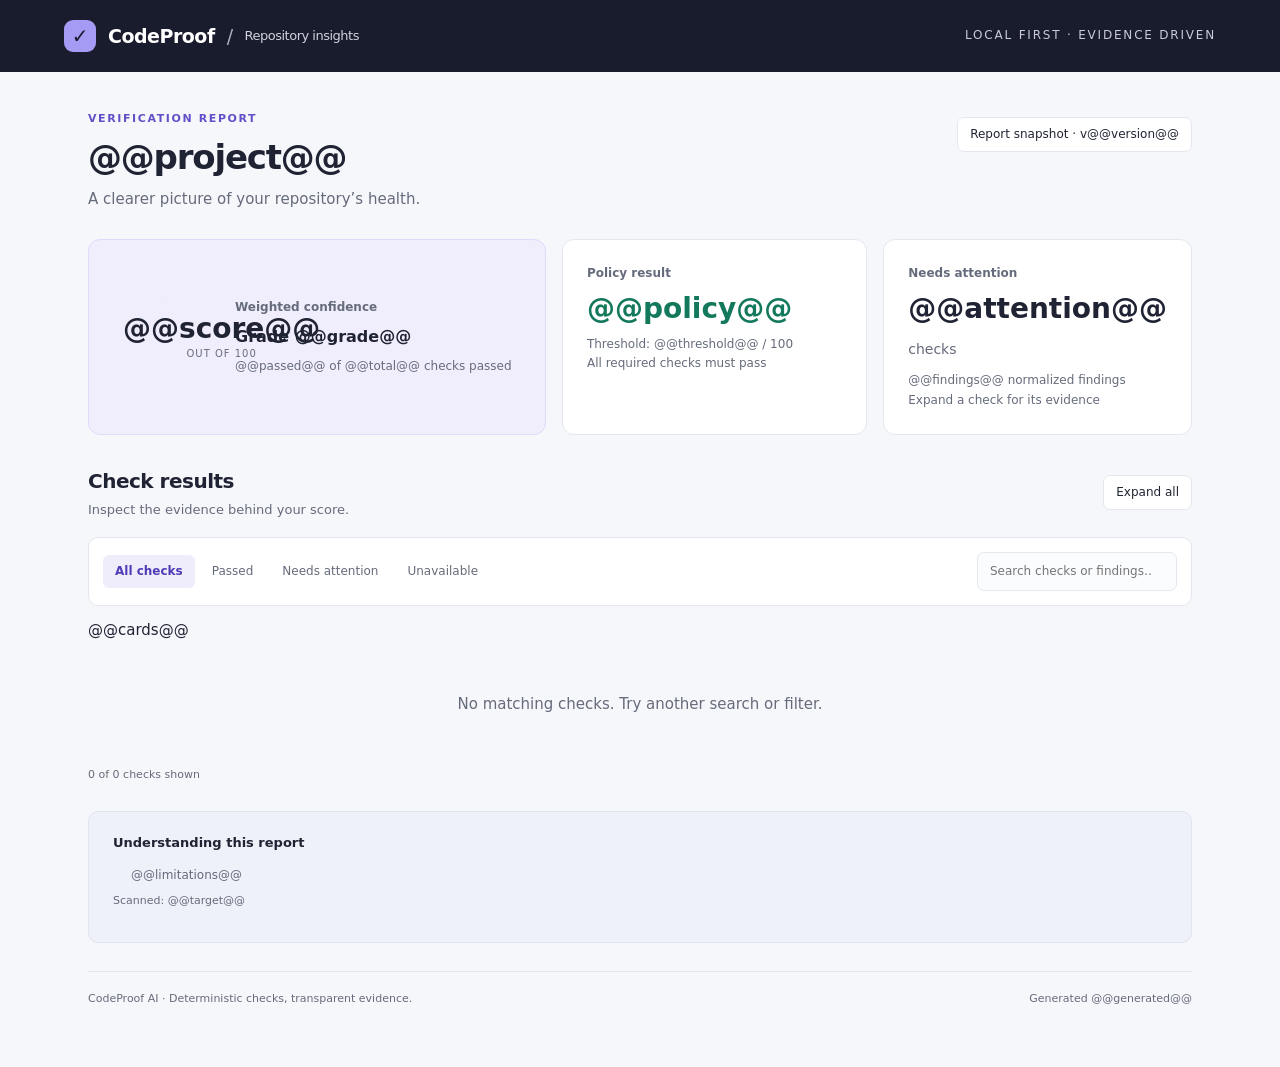
<file: src/codeproof/report_template.html>
<!doctype html>
<html lang="en">
<head>
<meta charset="utf-8"><meta name="viewport" content="width=device-width,initial-scale=1">
<title>@@project@@ · CodeProof report</title>
<style>
:root{--ink:#202333;--muted:#666b7c;--line:#e5e7ef;--bg:#f6f7fb;--purple:#6250c9;--green:#13785c;--red:#b43745}*{box-sizing:border-box}body{margin:0;background:var(--bg);color:var(--ink);font:15px/1.6 system-ui,-apple-system,BlinkMacSystemFont,"Segoe UI",sans-serif}header{background:#191c2d;color:#fff;padding:20px 5vw;display:flex;align-items:center;justify-content:space-between}.brand{display:flex;align-items:center;gap:12px;font-size:19px;font-weight:750;letter-spacing:-.5px}.logo{display:grid;place-items:center;width:32px;height:32px;border-radius:9px;background:#a59af4;color:#191c2d;font-size:20px}.header-label{font-size:12px;color:#c8cbd9;letter-spacing:1.8px;text-transform:uppercase}main{max-width:1160px;padding:38px 28px 60px;margin:auto}.eyebrow{text-transform:uppercase;letter-spacing:1.6px;font-size:11px;font-weight:750;color:var(--purple)}h1{font-size:34px;line-height:1.2;letter-spacing:-1.2px;margin:9px 0}h2{font-size:20px;letter-spacing:-.5px;margin:0}h3{margin:0;font-size:16px}.muted,.subtitle{color:var(--muted)}.subtitle{margin:10px 0 0}.intro{display:flex;justify-content:space-between;align-items:flex-start;gap:20px;margin-bottom:28px}.report-tag{font-size:12px;white-space:nowrap;background:#fff;border:1px solid var(--line);padding:7px 12px;border-radius:7px;margin-top:7px}.metrics{display:grid;grid-template-columns:1.5fr 1fr 1fr;gap:16px;margin-bottom:30px}.metric{background:white;border:1px solid var(--line);border-radius:12px;padding:24px}.score-card{display:flex;align-items:center;gap:22px;background:#f0eefc;border-color:#dfd9fa}.score-ring{width:100px;height:100px;flex-shrink:0;border-radius:50%;background:conic-gradient(var(--purple) calc(@@score@@ * 1%),#ded9f2 0);display:grid;place-items:center}.score-inner{width:80px;height:80px;display:grid;align-content:center;text-align:center;border-radius:50%;background:#f0eefc}.score-number{font-size:28px;font-weight:750;line-height:1.2}.score-inner small{font-size:10px;letter-spacing:1px;color:var(--muted)}.metric-label{font-size:12px;font-weight:600;color:var(--muted);margin-bottom:7px}.metric-value{font-size:28px;font-weight:720;line-height:1.3}.metric p{font-size:12px;color:var(--muted);margin:8px 0 0}.policy-value{color:var(--green)}.policy-value.failed{color:var(--red)}.section-head{display:flex;justify-content:space-between;align-items:center;margin-bottom:16px}.section-head p{margin:3px 0 0;color:var(--muted);font-size:13px}button,input,select{font:inherit}button{cursor:pointer}.outline{border:1px solid var(--line);border-radius:7px;padding:7px 12px;background:white;color:var(--ink);font-size:12px}.toolbar{display:flex;flex-wrap:wrap;gap:12px;align-items:center;padding:14px;background:#fff;border:1px solid var(--line);border-radius:10px;margin-bottom:12px}.filters{display:flex;gap:5px;flex-wrap:wrap}.filter{padding:7px 12px;border:0;background:transparent;color:var(--muted);border-radius:6px;font-size:12px}.filter[aria-pressed="true"]{color:#4f3bb5;background:#efecfb;font-weight:700}.search{margin-left:auto;min-width:200px;padding:9px 12px;border:1px solid var(--line);border-radius:7px;font-size:12px;color:var(--ink);background:#fbfcfe}.check{background:#fff;border:1px solid var(--line);border-radius:9px;margin-bottom:9px;overflow:hidden}.check[hidden]{display:none}summary{display:flex;gap:15px;align-items:center;list-style:none;cursor:pointer;padding:19px 20px}summary::-webkit-details-marker{display:none}.status-dot{height:8px;width:8px;border-radius:50%;background:#9195a4;flex-shrink:0}.status-dot.passed{background:#28a17d}.status-dot.failed,.status-dot.error{background:#d15b69}.check-title{font-size:14px;font-weight:700;flex:1;min-width:0}.check-title small{display:block;font-weight:400;color:var(--muted);font-size:12px;margin-top:3px;overflow-wrap:anywhere}.required{font-size:10px;letter-spacing:.3px;color:var(--muted);min-width:54px}.duration{color:var(--muted);font-size:12px;min-width:48px}.badge{font-size:10px;font-weight:650;padding:4px 10px;border-radius:5px;background:#f0f1f5;color:#696d7c;min-width:80px;text-align:center;text-transform:capitalize}.badge.passed{background:#e5f5ed;color:var(--green)}.badge.failed,.badge.error{background:#fcebed;color:var(--red)}.chevron{color:#81869b}details[open] .chevron{transform:rotate(180deg)}.check-body{padding:0 24px 20px 43px;border-top:1px solid var(--line);font-size:12px}h4{font-size:12px;margin:18px 0 8px}pre{white-space:pre-wrap;overflow-wrap:anywhere;max-height:380px;overflow:auto;background:#f6f7fb;border:1px solid var(--line);padding:14px;border-radius:7px;font-size:11px;line-height:1.7}code{font-size:11px;overflow-wrap:anywhere}.findings{list-style:none;padding:0}.findings li{border-left:3px solid #d6cdf7;padding:8px 14px;margin:10px 0;background:#fbfaff}.finding-meta{display:flex;flex-wrap:wrap;gap:14px;color:var(--purple)}.findings p{margin:5px 0;white-space:pre-wrap;overflow-wrap:anywhere}.note{background:#eef1f8;border:1px solid #e0e4ef;border-radius:10px;padding:21px 24px;margin-top:28px}.note h3{font-size:13px}.note ul{padding-left:18px;color:var(--muted);font-size:12px;margin-bottom:0}.foot{display:flex;justify-content:space-between;gap:20px;border-top:1px solid var(--line);margin-top:28px;padding-top:18px;font-size:11px;color:var(--muted)}.target{overflow-wrap:anywhere;margin-top:7px;font-size:11px}.empty{text-align:center;padding:35px;color:var(--muted)}.results-count{font-size:11px;color:var(--muted);margin:12px 0}button:focus-visible,summary:focus-visible,input:focus-visible{outline:3px solid #a291f0;outline-offset:3px}@media(max-width:750px){main{padding:24px 16px}.metrics{grid-template-columns:1fr 1fr}.score-card{grid-column:1/-1}.intro{display:block}.report-tag{display:inline-block}h1{font-size:28px}.toolbar{display:block}.search{width:100%;margin-top:12px}.required,.duration{display:none}summary{padding:16px 12px;gap:10px}.badge{min-width:72px}.check-body{padding-left:20px}.foot{display:block}.metric{padding:20px}.header-label{font-size:10px}.section-head{gap:12px}}@media print{header{background:white;color:#202333}.toolbar,.outline{display:none}.check{break-inside:avoid}.metrics{grid-template-columns:1fr 1fr 1fr}main{padding:20px}.check-body pre{max-height:none}}
</style>
</head>
<body>
<header><div class="brand"><span class="logo" aria-hidden="true">✓</span>CodeProof<span style="font-weight:400;color:#aaaec3"> / </span><span style="font-size:13px;font-weight:400;color:#d0d2df">Repository insights</span></div><span class="header-label">Local first · Evidence driven</span></header>
<main>
<div class="intro"><div><div class="eyebrow">Verification report</div><h1>@@project@@</h1><p class="subtitle">A clearer picture of your repository’s health.</p></div><span class="report-tag">Report snapshot · v@@version@@</span></div>
<section class="metrics" aria-label="Report overview">
<div class="metric score-card"><div class="score-ring"><div class="score-inner"><span class="score-number">@@score@@</span><small>OUT OF 100</small></div></div><div><div class="metric-label">Weighted confidence</div><h3>Grade @@grade@@</h3><p>@@passed@@ of @@total@@ checks passed</p></div></div>
<div class="metric"><div class="metric-label">Policy result</div><div class="metric-value policy-value @@policy_class@@">@@policy@@</div><p>Threshold: @@threshold@@ / 100<br>All required checks must pass</p></div>
<div class="metric"><div class="metric-label">Needs attention</div><div class="metric-value">@@attention@@ <span style="font-size:14px;font-weight:400;color:var(--muted)">checks</span></div><p>@@findings@@ normalized findings<br>Expand a check for its evidence</p></div>
</section>
<section aria-labelledby="checks-heading"><div class="section-head"><div><h2 id="checks-heading">Check results</h2><p>Inspect the evidence behind your score.</p></div><button class="outline" id="expand" type="button" hidden>Expand all</button></div>
<div class="toolbar" id="toolbar" hidden><div class="filters" role="group" aria-label="Filter checks by status"><button class="filter" data-filter="all" aria-pressed="true">All checks</button><button class="filter" data-filter="passed" aria-pressed="false">Passed</button><button class="filter" data-filter="attention" aria-pressed="false">Needs attention</button><button class="filter" data-filter="unavailable" aria-pressed="false">Unavailable</button></div><input class="search" type="search" id="search" aria-label="Search checks and findings" placeholder="Search checks or findings…"></div>
<div id="checks">@@cards@@</div><p class="empty" id="empty" hidden>No matching checks. Try another search or filter.</p><p class="results-count" id="count" aria-live="polite"></p></section>
<aside class="note"><h3>Understanding this report</h3><ul>@@limitations@@</ul><p class="target muted">Scanned: @@target@@</p></aside>
<footer class="foot"><span>CodeProof AI · Deterministic checks, transparent evidence.</span><span>Generated <time>@@generated@@</time></span></footer>
</main>
<script>
(() => {
  const cards = [...document.querySelectorAll('.check')];
  const buttons = [...document.querySelectorAll('[data-filter]')];
  const search = document.querySelector('#search');
  const expand = document.querySelector('#expand');
  let filter = 'all';
  document.querySelector('#toolbar').hidden = false;
  expand.hidden = false;
  const attention = card => ['failed','error'].includes(card.dataset.status) ||
    (card.querySelector('.required').textContent === 'Required' && card.dataset.status !== 'passed');
  const update = () => {
    const query = search.value.trim().toLowerCase();
    cards.forEach(card => {
      const matches = filter === 'all' || (filter === 'attention' ? attention(card) : card.dataset.status === filter);
      card.hidden = !matches || !card.textContent.toLowerCase().includes(query);
    });
    const visible = cards.filter(card => !card.hidden);
    document.querySelector('#empty').hidden = visible.length !== 0;
    document.querySelector('#count').textContent = `${visible.length} of ${cards.length} checks shown`;
    expand.textContent = visible.length && visible.every(card => card.querySelector('details').open) ? 'Collapse all' : 'Expand all';
  };
  buttons.forEach(button => button.addEventListener('click', () => {
    filter = button.dataset.filter;
    buttons.forEach(item => item.setAttribute('aria-pressed', String(item === button)));
    update();
  }));
  search.addEventListener('input', update);
  expand.addEventListener('click', () => {
    const visible = cards.filter(card => !card.hidden);
    const open = !visible.every(card => card.querySelector('details').open);
    visible.forEach(card => { card.querySelector('details').open = open; });
    update();
  });
  cards.forEach(card => card.querySelector('details').addEventListener('toggle', update));
  update();
})();
</script>
</body>
</html>
</file>
